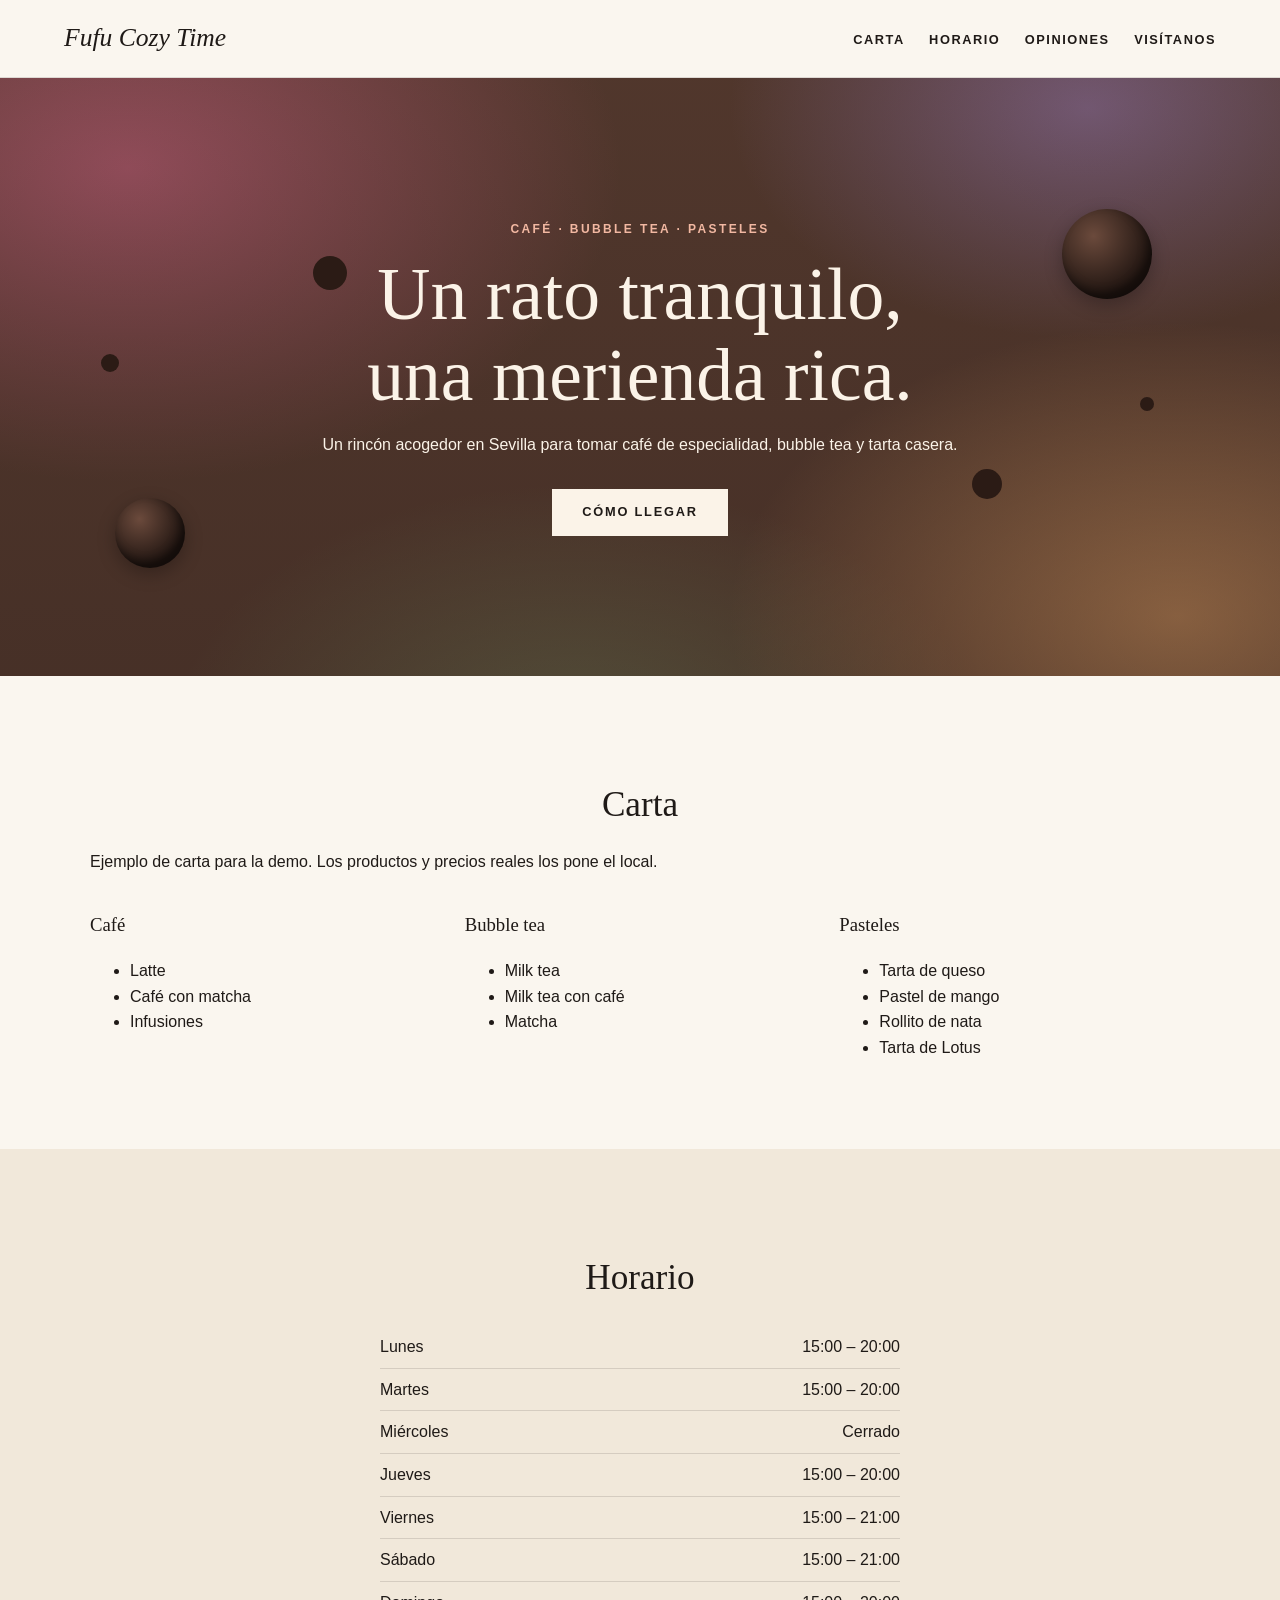
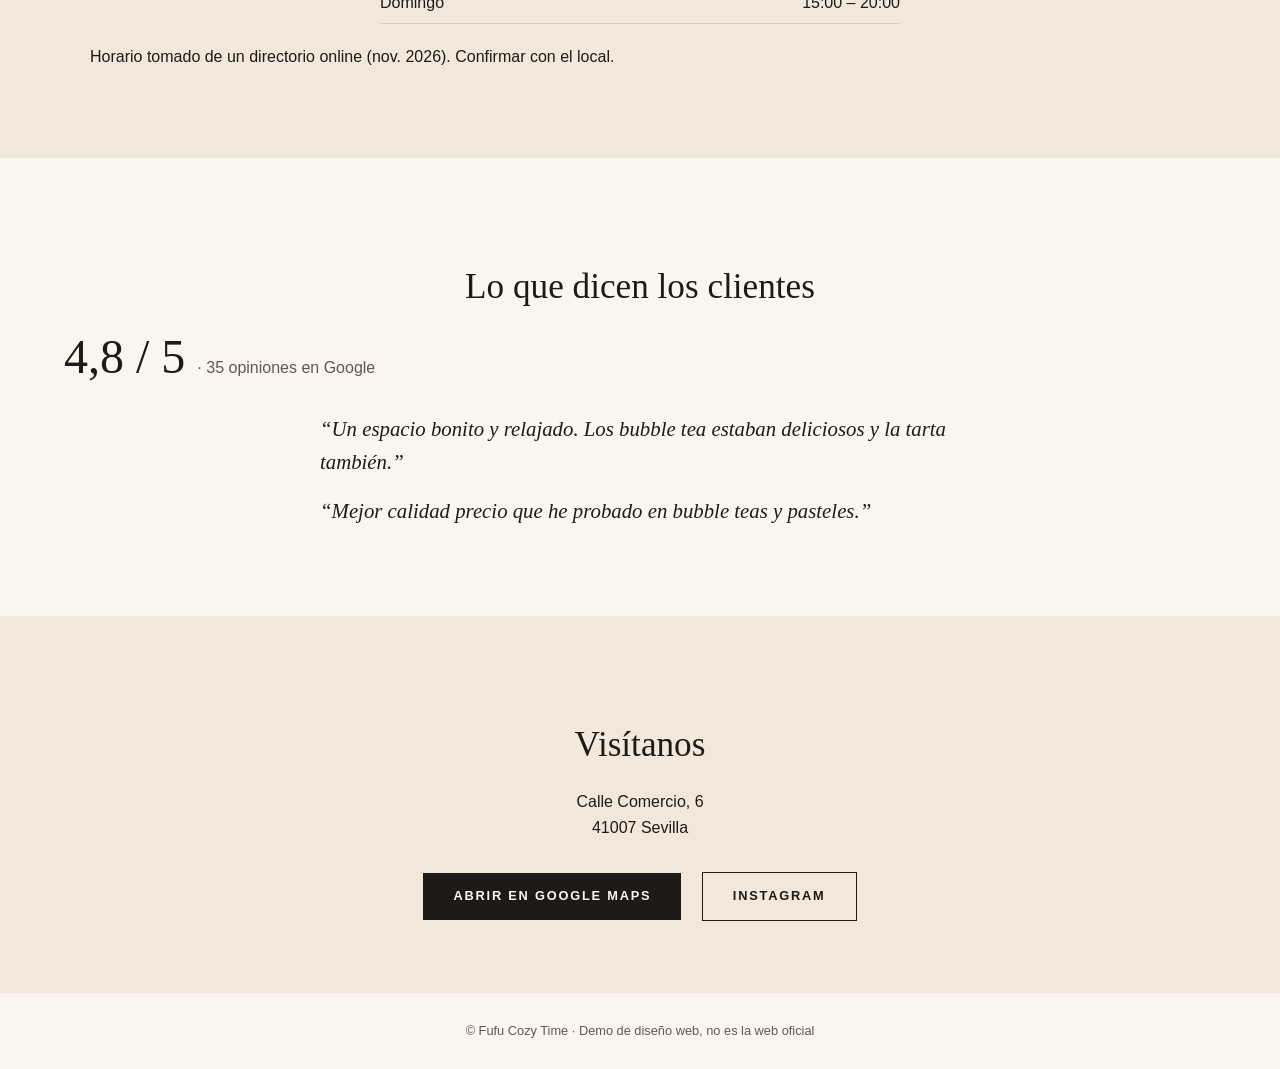
<file: fufu-index.html>
<!DOCTYPE html>
<html lang="es">
<head>
<meta charset="utf-8">
<meta name="viewport" content="width=device-width, initial-scale=1">
<title>Fufu Cozy Time · Café y pastelería en Sevilla</title>
<meta name="description" content="Café de especialidad, bubble tea y pasteles en Calle Comercio 6, Sevilla.">
<link rel="stylesheet" href="style.css">
</head>
<body>
<header class="top">
  <a class="logo" href="#inicio">Fufu Cozy Time</a>
  <nav>
    <a href="#carta">Carta</a>
    <a href="#horario">Horario</a>
    <a href="#opiniones">Opiniones</a>
    <a href="#visitanos">Visítanos</a>
  </nav>
</header>

<section id="inicio" class="hero">
  <p class="tag">Café · Bubble tea · Pasteles</p>
  <h1>Un rato tranquilo,<br>una merienda rica.</h1>
  <p>Un rincón acogedor en Sevilla para tomar café de especialidad, bubble tea y tarta casera.</p>
  <a class="btn" href="#visitanos">Cómo llegar</a>
</section>

<section id="carta">
  <h2>Carta</h2>
  <p class="note">Ejemplo de carta para la demo. Los productos y precios reales los pone el local.</p>
  <div class="grid">
    <article><h3>Café</h3><ul><li>Latte</li><li>Café con matcha</li><li>Infusiones</li></ul></article>
    <article><h3>Bubble tea</h3><ul><li>Milk tea</li><li>Milk tea con café</li><li>Matcha</li></ul></article>
    <article><h3>Pasteles</h3><ul><li>Tarta de queso</li><li>Pastel de mango</li><li>Rollito de nata</li><li>Tarta de Lotus</li></ul></article>
  </div>
</section>

<section id="horario" class="alt">
  <h2>Horario</h2>
  <table>
    <tr><td>Lunes</td><td>15:00 – 20:00</td></tr>
    <tr><td>Martes</td><td>15:00 – 20:00</td></tr>
    <tr><td>Miércoles</td><td>Cerrado</td></tr>
    <tr><td>Jueves</td><td>15:00 – 20:00</td></tr>
    <tr><td>Viernes</td><td>15:00 – 21:00</td></tr>
    <tr><td>Sábado</td><td>15:00 – 21:00</td></tr>
    <tr><td>Domingo</td><td>15:00 – 20:00</td></tr>
  </table>
  <p class="note">Horario tomado de un directorio online (nov. 2026). Confirmar con el local.</p>
</section>

<section id="opiniones">
  <h2>Lo que dicen los clientes</h2>
  <p class="rating">4,8 / 5 <span>· 35 opiniones en Google</span></p>
  <blockquote>“Un espacio bonito y relajado. Los bubble tea estaban deliciosos y la tarta también.”</blockquote>
  <blockquote>“Mejor calidad precio que he probado en bubble teas y pasteles.”</blockquote>
</section>

<section id="visitanos" class="alt">
  <h2>Visítanos</h2>
  <p>Calle Comercio, 6<br>41007 Sevilla</p>
  <a class="btn" href="https://www.google.com/maps/search/?api=1&query=Fufu+Cozy+Time+Calle+Comercio+6+Sevilla">Abrir en Google Maps</a>
  <a class="btn ghost" href="https://www.instagram.com/fufu_cozytime">Instagram</a>
</section>

<footer>© Fufu Cozy Time · Demo de diseño web, no es la web oficial</footer>
</body>
</html>
</file>
<file: style.css>
:root{--bg:#faf6ef;--ink:#1f1a17;--muted:#62574f;--accent:#a3445b;--alt:#f1e8da;--line:#1f1a1722;--serif:"Fraunces",Georgia,"Times New Roman",serif;--sans:"Nunito Sans","Helvetica Neue",Arial,sans-serif}
*{box-sizing:border-box}
html{scroll-padding-top:84px;scroll-behavior:smooth}
@media(prefers-reduced-motion:reduce){html{scroll-behavior:auto}*{transition:none!important}}
body{margin:0;font-family:var(--sans);color:var(--ink);background:var(--bg);line-height:1.6}
a{color:inherit}
h1,h2,h3,.logo{font-family:var(--serif);font-weight:400}
:focus-visible{outline:2px solid var(--accent);outline-offset:3px}

/* Cabecera */
.top{display:flex;justify-content:space-between;align-items:center;flex-wrap:wrap;gap:8px;padding:18px 5vw;position:sticky;top:0;background:var(--bg);border-bottom:1px solid var(--line);z-index:5}
.logo{font-size:1.6rem;text-decoration:none;font-style:italic}
.logo small{font-family:var(--sans);font-size:.75rem;font-style:normal;letter-spacing:.15em;text-transform:uppercase;color:var(--accent)}
nav a{margin-left:20px;text-decoration:none;font-size:.8rem;font-weight:600;letter-spacing:.12em;text-transform:uppercase}
nav a:hover{color:var(--accent)}

/* Secciones */
section{padding:72px 5vw}
section>*{max-width:1100px;margin-left:auto;margin-right:auto}
.alt{background:var(--alt)}
.center{text-align:center}
.tag{letter-spacing:.2em;text-transform:uppercase;font-size:.75rem;font-weight:700;color:var(--accent)}
.lead{font-size:1.1rem;color:var(--muted)}

/* Portada: tono "milk tea tostado" con perlas de tapioca.
   Para usar una foto real, añade img/hero.jpg y descomenta la línea --hero-photo. */
.hero{
  /* --hero-photo:url(img/hero.jpg); */
  position:relative;overflow:hidden;isolation:isolate;
  text-align:center;padding:130px 5vw 140px;color:#fbf3e8;
  background:
    linear-gradient(#2a1d1833,#2a1d1866),
    var(--hero-photo,none) center/cover no-repeat,
    radial-gradient(55% 75% at 10% 15%,#c2607acc,transparent 70%),
    radial-gradient(50% 70% at 92% 90%,#d99a62cc,transparent 70%),
    radial-gradient(40% 55% at 85% 5%,#9a7bb3aa,transparent 70%),
    radial-gradient(45% 60% at 45% 110%,#7f9a6a88,transparent 70%),
    #5a3d31;
}
.hero::before,.hero::after{content:"";position:absolute;z-index:-1;pointer-events:none;border-radius:50%;
  background:radial-gradient(circle at 35% 30%,#6b4a3c,#1f1410 70%);box-shadow:inset -4px -6px 10px #0006,0 6px 18px #0004}
.hero::before{width:70px;height:70px;left:9%;bottom:18%;
  box-shadow:inset -4px -6px 10px #0006,0 6px 18px #0004,
    180px -260px 0 -18px #2b1b15,
    -40px -170px 0 -26px #2b1b15}
.hero::after{width:90px;height:90px;right:10%;top:22%;
  box-shadow:inset -4px -6px 10px #0006,0 6px 18px #0004,
    -120px 230px 0 -30px #2b1b15,
    40px 150px 0 -38px #2b1b15}
@media(prefers-reduced-motion:no-preference){
  .hero::before{animation:float 7s ease-in-out infinite}
  .hero::after{animation:float 9s ease-in-out infinite reverse}
}
@keyframes float{50%{transform:translateY(-14px)}}
.hero h1{font-size:clamp(2.4rem,7vw,4.6rem);line-height:1.1;margin:.2em auto}
.hero .tag{color:#f2b8a2}
.hero .lead{color:#f1e3d3}
.hero .btn{background:#fbf3e8;color:var(--ink)}
.hero .btn:hover{background:var(--accent);color:#fff}
h2{font-size:2.2rem;text-align:center;margin-bottom:.1em}
.sub{text-align:center;color:var(--muted);margin-bottom:40px}

/* Tarjetas de producto */
.grid{display:grid;grid-template-columns:repeat(auto-fit,minmax(230px,1fr));gap:36px 24px}
.item{text-align:center}
.ph{position:relative;aspect-ratio:4/3;background:linear-gradient(135deg,#f4d9df,#f1e8da);border-radius:8px;overflow:hidden;margin-bottom:14px}
.ph::before{content:attr(data-emoji);position:absolute;inset:0;display:flex;align-items:center;justify-content:center;font-size:3.6rem;opacity:.85}
.ph img{position:relative;width:100%;height:100%;object-fit:cover;display:block}
.item h3{font-size:1.25rem;margin:.2em 0}
.item p{margin:0;font-size:.9rem;color:var(--muted)}
.price{display:block;margin-top:6px;color:var(--accent);font-weight:700}
.price.soft{font-weight:600;font-size:.8rem;letter-spacing:.08em;text-transform:uppercase}

/* Botones */
.btn{display:inline-block;margin:16px 8px 0;padding:13px 30px;background:var(--ink);color:var(--bg);text-decoration:none;font-size:.8rem;font-weight:700;letter-spacing:.14em;text-transform:uppercase}
.btn.ghost{background:none;color:var(--ink);border:1px solid var(--ink)}
.btn:hover{background:var(--accent);border-color:var(--accent);color:#fff}

/* Visítanos */
#visitanos{text-align:center}
table{border-collapse:collapse;margin:20px auto;max-width:520px;width:100%}
td{padding:8px 0;border-bottom:1px solid var(--line);text-align:left}
td:last-child{text-align:right}
.map{display:block;width:100%;max-width:720px;height:320px;margin:40px auto 0;border:0;border-radius:8px}

/* Opiniones */
.rating{font-family:var(--serif);font-size:3rem;margin:0}.rating span{font-size:1rem;font-family:var(--sans);color:var(--muted)}
blockquote{font-family:var(--serif);font-style:italic;font-size:1.3rem;max-width:640px;margin:16px auto}
footer{text-align:center;padding:28px;font-size:.8rem;color:var(--muted)}

/* Carta de bebidas */
.opts{list-style:none;padding:0;margin:-16px auto 28px;display:flex;flex-wrap:wrap;justify-content:center;gap:10px}
.opts li{background:var(--bg);border:1px solid var(--line);border-radius:999px;padding:6px 16px;font-size:.85rem}
.opts b{color:var(--accent);margin-right:8px;font-size:.72rem;letter-spacing:.1em;text-transform:uppercase}
.chips{display:flex;flex-wrap:wrap;justify-content:center;gap:8px;margin-bottom:40px}
.chips button{font:inherit;font-size:.85rem;font-weight:600;padding:7px 16px;border-radius:999px;border:1px solid var(--ink);background:none;color:var(--ink);cursor:pointer}
.chips button:hover{border-color:var(--accent);color:var(--accent)}
.chips button[aria-pressed="true"]{background:var(--ink);color:var(--bg);border-color:var(--ink)}
.menu{display:grid;grid-template-columns:repeat(auto-fit,minmax(300px,1fr));gap:40px 48px}
.mblock[hidden]{display:none}
.mblock h3{font-size:1.4rem;border-bottom:1px solid var(--ink);padding-bottom:6px;margin:0 0 4px}
.mblock .note{font-size:.75rem;font-weight:700;letter-spacing:.1em;text-transform:uppercase;color:var(--accent);margin:0 0 4px;text-align:right}
.mblock ul{list-style:none;padding:0;margin:0}
.mblock li{display:flex;justify-content:space-between;gap:12px;padding:6px 0;border-bottom:1px solid var(--line);font-size:.92rem;cursor:pointer;transition:background .15s,padding .15s}
.mblock li b{font-weight:700;white-space:nowrap}
.mblock li:hover,.mblock li:focus-visible{background:#fff8;padding-left:8px}

/* Vista previa de la foto */
#peek{position:fixed;z-index:20;width:230px;pointer-events:none;opacity:0;transform:translateY(6px);transition:opacity .15s,transform .15s}
#peek.on{opacity:1;transform:none}
.peek-box{position:relative;aspect-ratio:1/1;border-radius:8px;overflow:hidden;background:linear-gradient(135deg,#f4d9df,#f1e8da);box-shadow:0 12px 32px #0003;border:6px solid #fff}
.peek-box img{width:100%;height:100%;object-fit:cover;display:none}
.peek-ph{width:100%;height:100%;flex-direction:column;align-items:center;justify-content:center;text-align:center;padding:16px;font-family:var(--serif);display:flex}
.peek-emoji{font-size:3rem;line-height:1;margin-bottom:10px}
.peek-name{font-size:1.15rem;font-style:italic}
.peek-ph small{margin-top:8px;font-family:var(--sans);font-size:.65rem;font-weight:700;letter-spacing:.15em;text-transform:uppercase;color:var(--accent)}
.peek-close{display:none;position:absolute;top:6px;right:6px;z-index:1;width:36px;height:36px;border:0;border-radius:50%;background:#fffd;color:var(--ink);font-size:1.4rem;line-height:1;cursor:pointer}

/* Táctil: la foto se abre centrada con fondo y botón de cerrar */
@media(hover:none){
  #peek{inset:0;width:auto;left:0!important;top:0!important;display:flex;align-items:center;justify-content:center;background:#1f1a1799;transform:none}
  #peek.on{pointer-events:auto}
  #peek .peek-box{width:min(78vw,320px);transform:scale(.96);transition:transform .15s}
  #peek.on .peek-box{transform:none}
  .peek-close{display:block}
}

/* Móvil */
@media(max-width:600px){
  html{scroll-padding-top:104px}
  .top{flex-direction:column;align-items:flex-start;padding:12px 5vw 0}
  nav{display:flex;gap:22px;width:100%;overflow-x:auto;white-space:nowrap;scrollbar-width:none;padding-bottom:10px}
  nav::-webkit-scrollbar{display:none}
  nav a{margin:0}
  section{padding:56px 5vw}
  .hero{padding:80px 5vw 90px}
  .hero::before{width:44px;height:44px;left:-8px;bottom:6%;box-shadow:inset -3px -4px 8px #0006}
  .hero::after{width:56px;height:56px;right:-12px;top:6%;box-shadow:inset -3px -4px 8px #0006}
  .chips{flex-wrap:nowrap;justify-content:flex-start;overflow-x:auto;scrollbar-width:none;margin-left:-5vw;margin-right:-5vw;padding:0 5vw 4px}
  .chips button{flex:none}
  .menu{grid-template-columns:1fr}
  .map{height:260px}
}
</file>
